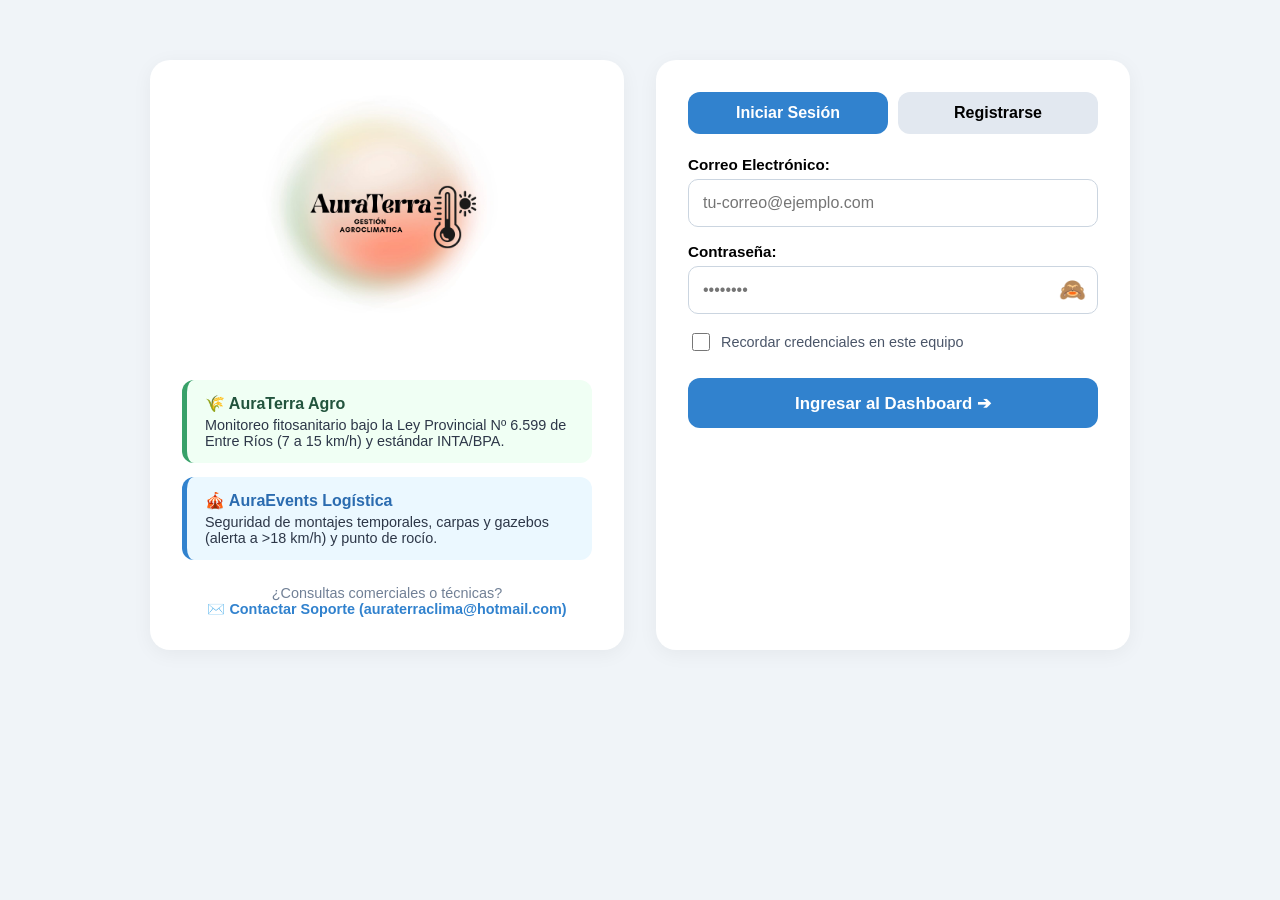
<file: index.html>
<!DOCTYPE html>
<html lang="es">
<head>
    <meta charset="UTF-8">
    <meta name="viewport" content="width=device-width, initial-scale=1.0">
    <title>AuraTerra — Plataforma Agroclimatológica</title>
    <link rel="stylesheet" href="./public/css/dashboard.css">
    <style>
        .auth-container { max-width: 980px; margin: 40px auto; display: grid; grid-template-columns: 1fr 1fr; gap: 32px; padding: 20px; }
        .hero-banner { background: #ffffff; padding: 32px; border-radius: 20px; box-shadow: 0 4px 20px rgba(0,0,0,0.05); text-align: center; }
        .hero-banner img { max-width: 250px; height: auto; margin-bottom: 20px; border-radius: 12px; }
        .hero-card { text-align: left; padding: 14px 18px; border-radius: 12px; margin-top: 14px; border-left: 5px solid; }
        .hero-agro { background: #f0fff4; border-color: #38a169; }
        .hero-events { background: #ebf8ff; border-color: #3182ce; }
        .auth-card { background: #ffffff; padding: 32px; border-radius: 20px; box-shadow: 0 4px 20px rgba(0,0,0,0.05); }
        .tabs-auth { display: flex; gap: 10px; margin-bottom: 22px; }
        .tab-btn { flex: 1; padding: 12px; border: none; background: #e2e8f0; font-weight: 700; border-radius: 12px; cursor: pointer; font-size: 1rem; }
        .tab-btn.active { background: #3182ce; color: #fff; }
        .form-group { margin-bottom: 16px; text-align: left; }
        .form-group label { display: block; font-weight: 700; margin-bottom: 6px; font-size: 0.95rem; }
        .form-group input, .form-group select { width: 100%; height: 48px; border-radius: 10px; border: 1.5px solid #cbd5e0; padding: 0 14px; font-size: 1rem; box-sizing: border-box; outline: none; }
        .form-group input:focus, .form-group select:focus { border-color: #3182ce; }
        
        /* Contenedor del campo de contraseña con ojito/monito */
        .password-wrapper {
            position: relative;
            display: flex;
            align-items: center;
        }
        .password-wrapper input {
            padding-right: 48px;
        }
        .toggle-password-btn {
            position: absolute;
            right: 8px;
            background: none;
            border: none;
            font-size: 1.35rem;
            cursor: pointer;
            padding: 4px;
            display: flex;
            align-items: center;
            justify-content: center;
            outline: none;
        }

        .btn-submit { width: 100%; height: 50px; border-radius: 12px; border: none; background: #3182ce; color: #fff; font-size: 1.05rem; font-weight: 800; cursor: pointer; margin-top: 10px; }
        .btn-submit:hover { background: #2b6cb0; }
        .modal-suspension { display: none; position: fixed; inset: 0; background: rgba(0,0,0,0.6); z-index: 9999; align-items: center; justify-content: center; }
        .modal-suspension.active { display: flex; }
        .modal-suspension-box { background: #ffffff; padding: 30px; border-radius: 16px; max-width: 440px; width: 90%; text-align: center; box-shadow: 0 10px 30px rgba(0,0,0,0.3); }
        @media (max-width: 768px) { .auth-container { grid-template-columns: 1fr; } }
    </style>
</head>
<body style="background: #f0f4f8; font-family: -apple-system, BlinkMacSystemFont, 'Segoe UI', Roboto, sans-serif;">

    <div class="auth-container">
        <!-- Banner Izquierdo -->
        <div class="hero-banner">
            <img src="./public/img/logoAuraTerra.jpeg?v=6" alt="AuraTerra Logo">
            <div class="hero-card hero-agro">
                <h4 style="margin: 0 0 4px 0; color: #22543d;">🌾 AuraTerra Agro</h4>
                <p style="margin: 0; font-size: 0.9rem; color: #2d3748;">Monitoreo fitosanitario bajo la Ley Provincial Nº 6.599 de Entre Ríos (7 a 15 km/h) y estándar INTA/BPA.</p>
            </div>
            <div class="hero-card hero-events">
                <h4 style="margin: 0 0 4px 0; color: #2b6cb0;">🎪 AuraEvents Logística</h4>
                <p style="margin: 0; font-size: 0.9rem; color: #2d3748;">Seguridad de montajes temporales, carpas y gazebos (alerta a &gt;18 km/h) y punto de rocío.</p>
            </div>
            <div style="margin-top: 25px; text-align: center; font-size: 0.9rem; color: #718096;">
                ¿Consultas comerciales o técnicas?<br>
                <a href="mailto:auraterraclima@hotmail.com?subject=Contacto%20AuraTerra" style="color: #3182ce; font-weight: 700; text-decoration: none;">✉️ Contactar Soporte (auraterraclima@hotmail.com)</a>
            </div>
        </div>

        <!-- Formulario Derecho -->
        <div class="auth-card">
            <div class="tabs-auth">
                <button class="tab-btn active" id="tabLogin" onclick="alternarTab('login')">Iniciar Sesión</button>
                <button class="tab-btn" id="tabRegister" onclick="alternarTab('register')">Registrarse</button>
            </div>

            <!-- Login -->
            <form id="formLoginWeb" onsubmit="ejecutarLoginWeb(event)">
                <div class="form-group">
                    <label>Correo Electrónico:</label>
                    <input type="email" id="emailLogin" required placeholder="tu-correo@ejemplo.com" autocomplete="email">
                </div>
                <div class="form-group">
                    <label>Contraseña:</label>
                    <div class="password-wrapper">
                        <input type="password" id="passLogin" required placeholder="••••••••" autocomplete="current-password">
                        <button type="button" class="toggle-password-btn" onclick="toggleVisibilidadPassword('passLogin', this)" title="Mostrar / Ocultar contraseña">🙈</button>
                    </div>
                </div>
                <div style="display: flex; align-items: center; gap: 8px; margin: 14px 0;">
                    <input type="checkbox" id="checkRecordarWeb" style="width: 18px; height: 18px; cursor: pointer;">
                    <label for="checkRecordarWeb" style="margin: 0; font-size: 0.9rem; cursor: pointer; color: #4a5568;">Recordar credenciales en este equipo</label>
                </div>
                <button type="submit" class="btn-submit">Ingresar al Dashboard ➔</button>
            </form>

            <!-- Registro -->
            <form id="formRegWeb" style="display: none;" onsubmit="ejecutarRegistroWeb(event)">
                <div class="form-group">
                    <label>Nombre y Apellido:</label>
                    <input type="text" id="nombreReg" required placeholder="Ej: Juan Perez">
                </div>
                <div class="form-group">
                    <label>Correo Electrónico:</label>
                    <input type="email" id="emailReg" required placeholder="tu-correo@ejemplo.com" autocomplete="email">
                </div>
                <div class="form-group">
                    <label>Contraseña Compleja:</label>
                    <div class="password-wrapper">
                        <input type="password" id="passReg" required placeholder="Mínimo 8 caracteres" autocomplete="new-password">
                        <button type="button" class="toggle-password-btn" onclick="toggleVisibilidadPassword('passReg', this)" title="Mostrar / Ocultar contraseña">🙈</button>
                    </div>
                </div>
                <div class="form-group">
                    <label>Rol Operativo:</label>
                    <select id="rolReg">
                        <option value="agricultor">🌾 AuraTerra Agro (Pulverización / Siembra)</option>
                        <option value="planificador">🎪 AuraEvents (Carpas / Eventos al Aire Libre)</option>
                    </select>
                </div>
                <button type="submit" class="btn-submit" style="background: #27ae60;">Crear Cuenta ➔</button>
            </form>

            <div id="msgAuthWeb" style="margin-top: 15px; font-weight: 700; text-align: center; font-size: 0.95rem;"></div>
        </div>
    </div>

    <!-- Modal Suspendido -->
    <div class="modal-suspension" id="modalSuspendido">
        <div class="modal-suspension-box">
            <span style="font-size: 3rem;">🚫</span>
            <h3 style="color: #e53e3e; margin: 10px 0;">Cuenta Suspendida</h3>
            <p style="color: #4a5568; line-height: 1.5; font-size: 0.95rem;">El período de prueba de 7 días ha finalizado para esta cuenta.</p>
            <div style="background: #fff5f5; border: 1px solid #feb2b2; padding: 12px; border-radius: 8px; margin: 15px 0;">
                <p style="margin: 0; font-size: 0.9rem; color: #9b2c2c;">Para reactivar tu cuenta comunícate con soporte:</p>
                <a href="mailto:auraterraclima@hotmail.com?subject=Reactivacion%20de%20Cuenta%20AuraTerra" style="display: inline-block; margin-top: 8px; font-weight: 700; color: #c53030; text-decoration: none;">✉️ auraterraclima@hotmail.com</a>
            </div>
            <button onclick="cerrarModalSuspension()" class="btn-submit" style="background: #718096; height: 42px;">Cerrar</button>
        </div>
    </div>

    <script>
        const API_URL = (window.location.hostname === 'localhost' || window.location.hostname === '127.0.0.1')
            ? 'http://localhost/auraterra-backend-api/index.php'
            : '/api/index.php';

        window.addEventListener('DOMContentLoaded', () => {
            const savedEmail = localStorage.getItem('auraterra_remember_email');
            const savedPass = localStorage.getItem('auraterra_remember_pass');
            if (savedEmail && savedPass) {
                document.getElementById('emailLogin').value = savedEmail;
                document.getElementById('passLogin').value = savedPass;
                document.getElementById('checkRecordarWeb').checked = true;
            }
        });

        function alternarTab(tab) {
            document.getElementById('tabLogin').classList.toggle('active', tab === 'login');
            document.getElementById('tabRegister').classList.toggle('active', tab === 'register');
            document.getElementById('formLoginWeb').style.display = tab === 'login' ? 'block' : 'none';
            document.getElementById('formRegWeb').style.display = tab === 'register' ? 'block' : 'none';
            document.getElementById('msgAuthWeb').textContent = '';
        }

        // Alternar visibilidad de contraseña: ojito 👀 y monito 🙈
        function toggleVisibilidadPassword(inputId, btn) {
            const input = document.getElementById(inputId);
            if (input.type === 'password') {
                input.type = 'text';
                btn.textContent = '👀';
            } else {
                input.type = 'password';
                btn.textContent = '🙈';
            }
        }

        async function ejecutarLoginWeb(e) {
            e.preventDefault();
            const email = document.getElementById('emailLogin').value.trim();
            const password = document.getElementById('passLogin').value;
            const recordar = document.getElementById('checkRecordarWeb').checked;
            const msg = document.getElementById('msgAuthWeb');
            msg.style.color = '#3182ce';
            msg.textContent = 'Verificando credenciales...';

            try {
                const res = await fetch(`${API_URL}?ruta=/login`, {
                    method: 'POST',
                    headers: { 'Content-Type': 'application/json' },
                    body: JSON.stringify({ email, password })
                });
                const data = await res.json();

                if (res.status === 403 || data.status === 'suspended') {
                    msg.textContent = '';
                    document.getElementById('modalSuspendido').classList.add('active');
                    return;
                }

                if (data.status === 'success' && data.user) {
                    if (recordar) {
                        localStorage.setItem('auraterra_remember_email', email);
                        localStorage.setItem('auraterra_remember_pass', password);
                    } else {
                        localStorage.removeItem('auraterra_remember_email');
                        localStorage.removeItem('auraterra_remember_pass');
                    }
                    localStorage.setItem('usuario_web', JSON.stringify(data.user));
                    localStorage.setItem('usuario', JSON.stringify(data.user));
                    window.location.href = './public/dashboard.html';
                } else {
                    msg.style.color = '#e53e3e';
                    msg.textContent = '❌ ' + (data.message || 'Credenciales inválidas. Verifica tu correo y contraseña.');
                }
            } catch(err) {
                msg.style.color = '#e53e3e';
                msg.textContent = '❌ Error de comunicación con el servidor.';
            }
        }

        async function ejecutarRegistroWeb(e) {
            e.preventDefault();
            const nombre = document.getElementById('nombreReg').value.trim();
            const email = document.getElementById('emailReg').value.trim();
            const password = document.getElementById('passReg').value;
            const rol = document.getElementById('rolReg').value;
            const msg = document.getElementById('msgAuthWeb');
            msg.style.color = '#3182ce';
            msg.textContent = 'Creando cuenta...';

            try {
                const res = await fetch(`${API_URL}?ruta=/register`, {
                    method: 'POST',
                    headers: { 'Content-Type': 'application/json' },
                    body: JSON.stringify({ nombre, email, password, rol })
                });
                const data = await res.json();
                if (data.status === 'success') {
                    const u = { nombre, email, rol, estado: 'prueba' };
                    localStorage.setItem('usuario_web', JSON.stringify(u));
                    localStorage.setItem('usuario', JSON.stringify(u));
                    window.location.href = './public/dashboard.html';
                } else {
                    msg.style.color = '#e53e3e';
                    msg.textContent = '❌ ' + (data.message || 'No se pudo crear la cuenta.');
                }
            } catch(err) {
                msg.style.color = '#e53e3e';
                msg.textContent = '❌ Error de red al registrar.';
            }
        }

        function cerrarModalSuspension() {
            document.getElementById('modalSuspendido').classList.remove('active');
        }
    </script>
</body>
</html>
</file>
<file: public/css/dashboard.css>
/* ==========================================================================
   🖼️ CARD MODAL DE ADVERTENCIA PARA EL BUSCADOR (ESTILO PREMIUM SOL)
   ========================================================================== */
.modal-alert-overlay {
    position: fixed;
    top: 0; left: 0; right: 0; bottom: 0;
    background: rgba(44, 62, 80, 0.4); /* Fondo oscuro sutil perimetral */
    backdrop-filter: blur(6px); /* Desenfoque de vidrio esmerilado*/
    display: flex;
    justify-content: center;
    align-items: center;
    z-index: 9999;
    opacity: 0;
    pointer-events: none;
    transition: opacity 0.3s ease-in-out;
}

/* Cuando se le agrega la clase .show, se despliega suavemente */
.modal-alert-overlay.show {
    opacity: 1;
    pointer-events: auto;
}

.modal-alert-card {
    background: white;
    padding: 35px 30px;
    border-radius: 16px;
    box-shadow: 0 15px 35px rgba(0,0,0,0.15);
    max-width: 440px;
    width: 90%;
    text-align: center;
    animation: scaleModal 0.3s cubic-bezier(0.175, 0.885, 0.32, 1.275);
}

@keyframes scaleModal {
    0% { transform: scale(0.8); opacity: 0; }
    100% { transform: scale(1); opacity: 1; }
}

.modal-alert-icon {
    font-size: 3.5rem;
    display: block;
    margin-bottom: 12px;
}

.modal-alert-card h3 {
    font-size: 1.45rem;
    color: #2c3e50;
    margin-bottom: 10px;
    font-weight: 700;
}

.modal-alert-card p {
    font-size: 1.05rem;
    color: #7f8c8d;
    line-height: 1.5;
    margin-bottom: 15px;
}

.modal-alert-example {
    background: #fffaf0;
    border: 1px dashed #f6ad55;
    color: #dd6b20;
    padding: 12px;
    border-radius: 8px;
    font-weight: 600;
    font-size: 0.95rem;
    margin-bottom: 22px;
}

.modal-alert-btn {
    background: #dd6b20;
    color: white;
    border: none;
    padding: 12px 30px;
    font-size: 1.05rem;
    font-weight: bold;
    border-radius: 8px;
    cursor: pointer;
    transition: background 0.2s;
    width: 100%;
}

.modal-alert-btn:hover {
    background: #c05621;
}
</file>
